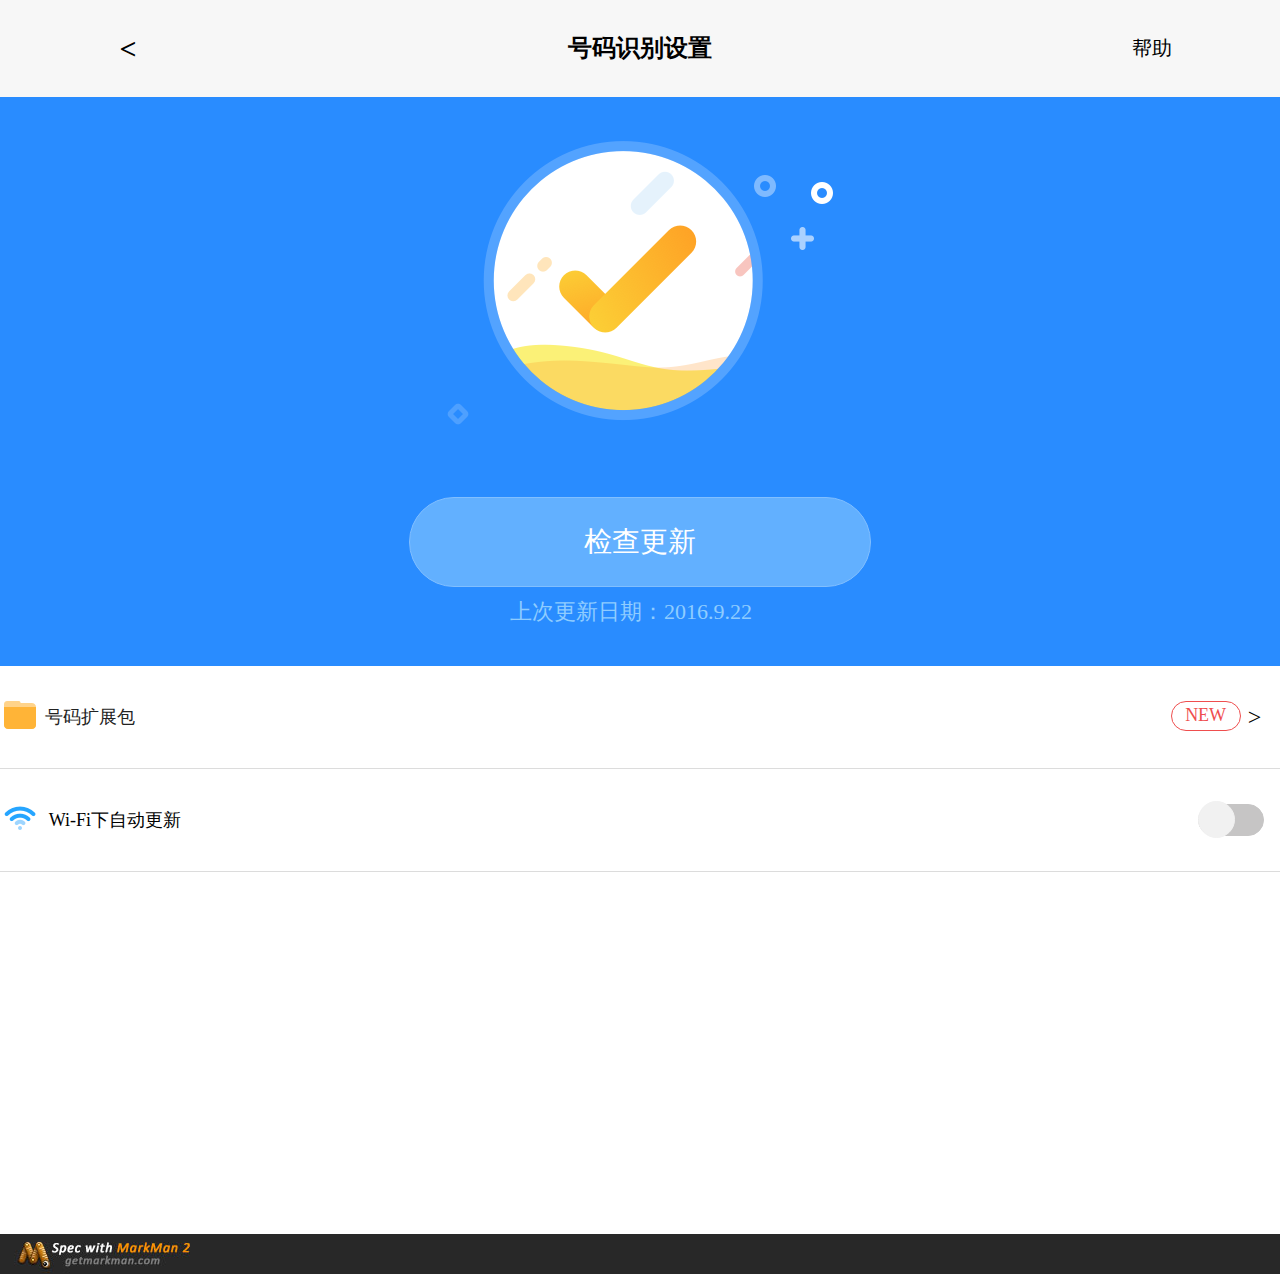
<file: index.html>
<!DOCTYPE html>
<html lang="en">
<head>
    <meta charset="UTF-8">
    <meta name="viewport" content="width=device-width,height=device-height,inital-scale=1.0,maximum-scale=1.0,user-scalable=no,minimum-scale=1.0">
    <link rel="stylesheet" href="css/index.css">
    <script src="js/jquery-1.12.4.min.js"></script>
    <title>百事通</title>
</head>
<body>
    <div class="head">
        <ul>
            <li class="head_left">
                <span><a href="three.html">&lt;</a></span>
            </li>
            <li class="head_middle">
                <span>号码识别设置</span>
            </li>
            <li class="head_right">
                <span>帮助</span>
            </li>
        </ul>
    </div>
    <div class="content">
        <div class="content_img">
            <img src="images/bg_dagou@2x.png">
        </div>
        <div class="content_download">
            <div class="download">
                <span><a href="two.html">检查更新</a></span>
            </div>
        </div>
        <div class="content_time">
            <span>上次更新日期：2016.9.22</span>
        </div>
    </div>
    <div class="content_write">
        <div class="write_one">
            <div class="write_one_l">
                <ul>
                    <li><img src="images/iocn_wenjianbao@2x.png"></li>
                    <li class="one_text">号码扩展包</li>
                </ul>
            </div>
            <div class="write_one_r">
                <ul>
                    <li class="r_one"><p class="one_new"><a href="three.html">NEW</a></p></li>
                    <li class="r_two"><span>&gt;</span></li>
                </ul>
            </div>
        </div>
        <div class="write_two">
            <div class="write_two_l">
                <ul>
                    <li><img src="images/iocn_wi-fi@2x.png"></li>
                    <li class="two_text">Wi-Fi下自动更新</li>
                </ul>
            </div>
            <div class="write_two_r">
                <p class="gray"><span class="blue"></span></p>
            </div>
        </div>
    </div>
    <div class="foot">
        <img src="images/foot01.jpg" >
    </div>

     <script>
        onload=function(){
            var x=0;
            $('.gray').click(function(){
                x++;
                var s=Math.ceil(x/2)-Math.floor(x/2);
                if (s==1){
                    $('.gray').css('background','#c6c5c5');
                    $('.blue').css('background','#f1f1f1');
                    $('.blue').css('left','-1px');
                }else if (s==0){
                    $('.gray').css('background','#92d2ff');
                    $('.blue').css('background','#26a5ff');
                    $('.blue').css('left','2.143rem');
                }
            });
        }
    </script>
</body>
</html>
</file>
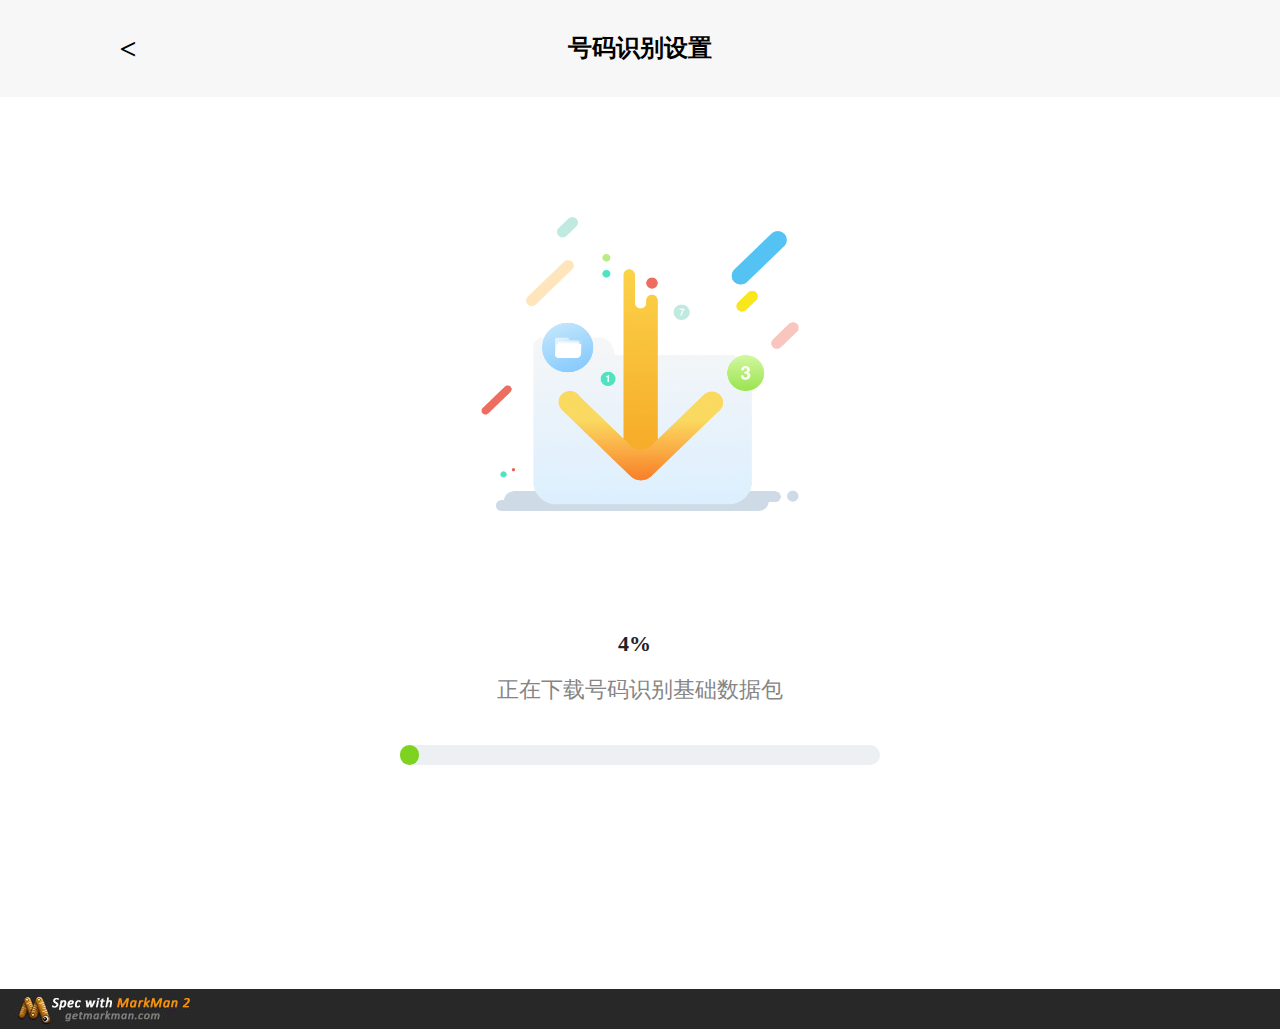
<file: three.html>
<!DOCTYPE html>
<html lang="en">
<head>
    <meta charset="UTF-8">
    <meta name="viewport" content="width=device-width,height=device-height,inital-scale=1.0,maximum-scale=1.0,user-scalable=no,minimum-scale=1.0">
    <link rel="stylesheet" href="css/index.css">
    <script src="js/jquery-1.12.4.min.js"></script>
    <title>百事通下载进度</title>
</head>
<body>
<div class="head">
    <ul>
        <li class="head_left">
            <span><a href="two.html">&lt;</a></span>
        </li>
        <li class="head_middle">
            <span>号码识别设置</span>
        </li>
    </ul>
</div>
<div class="header">
    <div class="header_img">
        <img src="images/bg_gengxin@2x.png">
    </div>
</div>
<div class="downloud3">
    <span class="loud_bai">0%</span>
    <p class="loud_txt">正在下载号码识别基础数据包</p>
    <div class="loud_go"><span class="green"></span></div>
</div>
<div class="foot">
    <img src="images/foot01.jpg" >
</div>

<script>
    onload=function(){
        var num;
        var i=0;
        var time;
     var down=function(){
         i++;
         $(".green").css("width",i+'%');
         $(".downloud3>span").text(i+'%');
         time=setTimeout(down,200);
         if(i>=99){
             down='';
             $(".downloud3 p").text('数据包下载成功');
         };
     };
     down();
    }
</script>
</body>
</html>
</file>
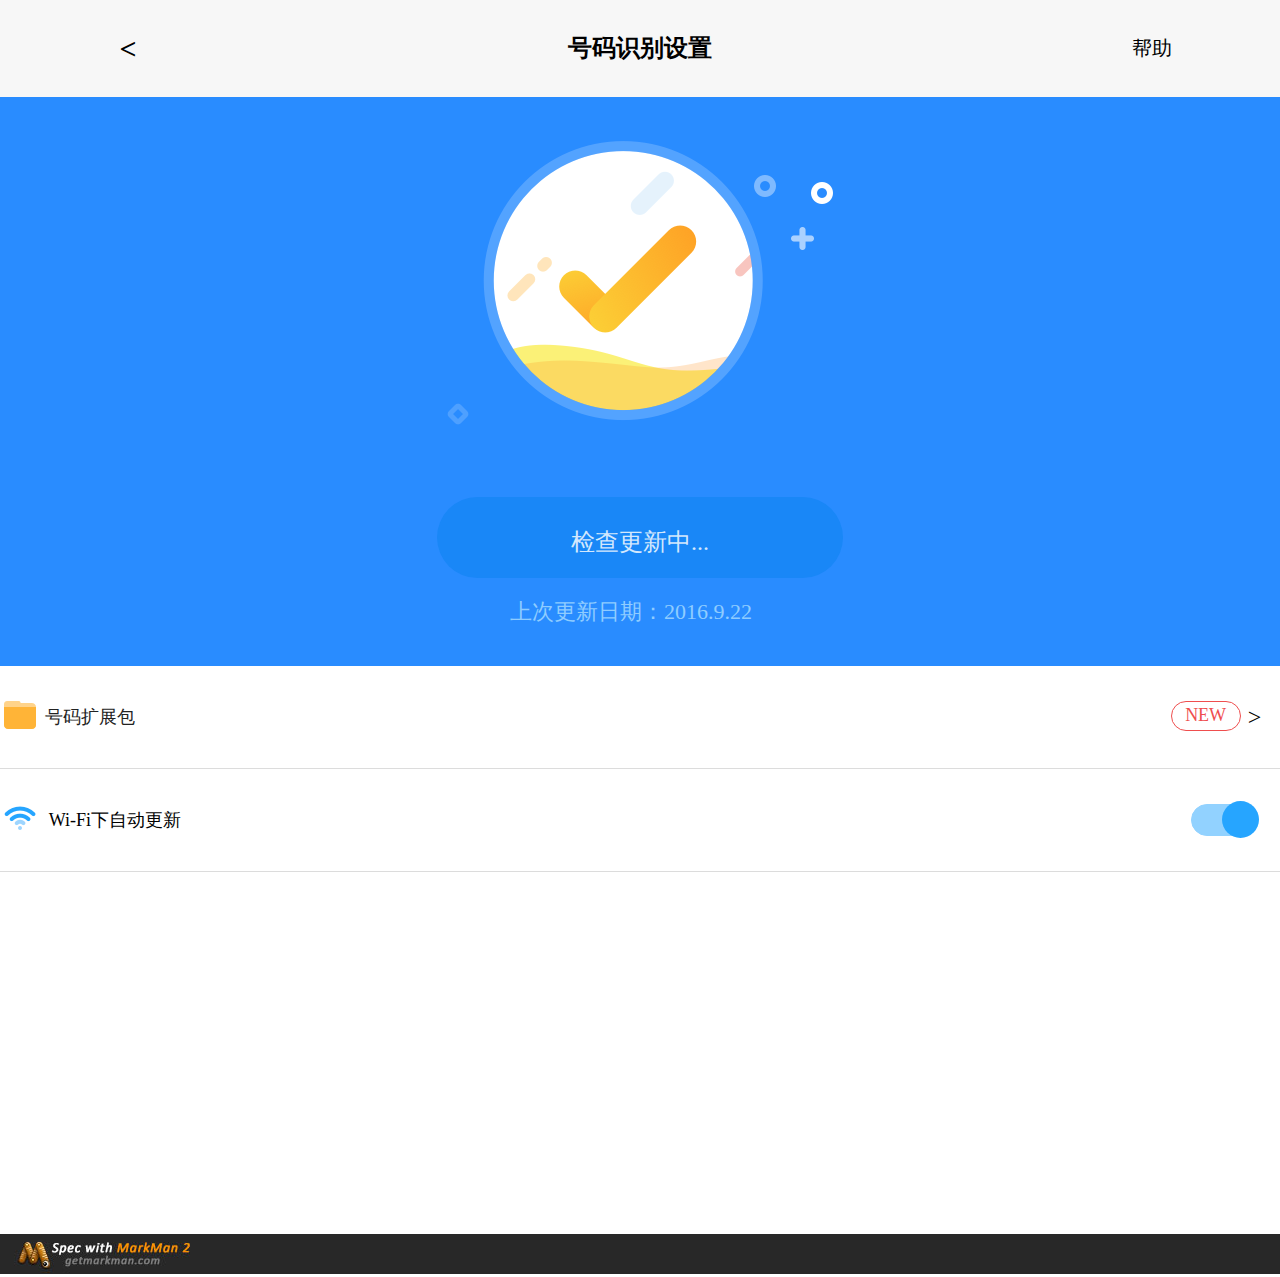
<file: two.html>
<!DOCTYPE html>
<html lang="en">
<head>
    <meta charset="UTF-8">
    <meta name="viewport" content="width=device-width,height=device-height,inital-scale=1.0,maximum-scale=1.0,user-scalable=no,minimum-scale=1.0">
    <link rel="stylesheet" href="css/index.css">
    <script src="js/jquery-1.12.4.min.js"></script>
    <title>百事通加载中</title>
</head>
<body>
<div class="head">
    <ul>
        <li class="head_left">
            <span><a href="index.html">&lt;</a></span>
        </li>
        <li class="head_middle">
            <span>号码识别设置</span>
        </li>
        <li class="head_right">
            <span>帮助</span>
        </li>
    </ul>
</div>
<div class="content">
    <div class="content_img">
        <img src="images/bg_dagou@2x.png">
    </div>
    <div class="content_download">
        <div class="download2">
            <span>检查更新中...</span>
        </div>
    </div>
    <div class="content_time">
        <span>上次更新日期：2016.9.22</span>
    </div>
</div>
<div class="content_write">
    <div class="write_one">
        <div class="write_one_l">
            <ul>
                <li><img src="images/iocn_wenjianbao@2x.png"></li>
                <li class="one_text">号码扩展包</li>
            </ul>
        </div>
        <div class="write_one_r">
            <ul>
                <li class="r_one"><p class="one_new"><a href="three.html">NEW</a></p></li>
                <li class="r_two"><span>&gt;</span></li>
            </ul>
        </div>
    </div>
    <div class="write_two">
        <div class="write_two_l">
            <ul>
                <li><img src="images/iocn_wi-fi@2x.png"></li>
                <li class="two_text">Wi-Fi下自动更新</li>
            </ul>
        </div>
        <div class="write_three_r">
            <p class="gray"><span class="blue"></span></p>
        </div>
    </div>
</div>
<div class="foot">
    <img src="images/foot01.jpg" >
</div>

<script>
    onload=function(){
        var x=0;
        $('.gray').click(function(){
            x++;
            var s=Math.ceil(x/2)-Math.floor(x/2);
            if (s==1){
                $('.gray').css('background','#c6c5c5');
                $('.blue').css('background','#f1f1f1');
                $('.blue').css('left','-1px');
            }else if (s==0){
                $('.gray').css('background','#92d2ff');
                $('.blue').css('background','#26a5ff');
                $('.blue').css('left','2.143rem');
            }
        });
    }
</script>
</body>
</html>
</file>
<file: css/index.css>
/*第一个页面*/
*{
    padding:0;
    margin:0;
}
html{
    font-size: 87.5%;
}
.head{
    width:100%;
    height:6.929rem;
    background: #f7f7f7;
}
.head ul li{
    list-style: none;
    float:left;
}
.head_left{
    width:20%;
    height:6.929rem;
    line-height: 6.929rem;
    text-align: center;
    font-size:2.143rem;
    font-weight: 600;
}
.head_left span a{
    text-decoration: none;
    color: #000;
}
.head_middle{
    width:60%;
    height:6.929rem;
    font-size:1.714rem;
    font-weight: 700;
    text-align: center;
    line-height: 6.929rem;
}
.head_right{
    width:20%;
    height:6.929rem;
    font-size:1.429rem;
    text-align: center;
    line-height: 6.929rem;
}
.content{
    width:100%;
    height:40.643rem;
    background: #298cff;
    overflow: hidden;
}
.content_img{
    width:27.571rem;
    height:28.571rem;
    margin:0 auto;
}
.content_img img{
    padding-top:3.125rem;
}
.content_download{
    width:100%;
    height:7.142rem;
}
.download{
    width:32.857rem;
    height:6.286rem;
    border:1px solid #81bfff;
    background: #62b0ff;
    border-radius: 6.286rem;
    margin:0 auto;
    line-height: 6.286rem;
    text-align: center;
    font-size: 2rem;
}
.download span a{
    text-decoration: none;
    color: #fff;
}
.content_time{
    width:100%;
    height:2.071rem;
}
.content_time span{
    display: block;
    width:18.571rem;
    height:2.071rem;
    margin:0 auto;
    color: #8fccff;
    font-size: 1.571rem;
}
.content_write{
    width:100%;
    height:40.571rem;
}
.write_one{
    width:100%;
    height:7.286rem;
    border-bottom:0.1rem solid #dcdcdc;
}
.write_one_l{
    width:10rem;
    height:7.286rem;
    float: left;
}
.write_one_l ul li{
    float: left;
    list-style: none;
    width:2.857rem;
    height:7.286rem;
    line-height:7.286rem;
    text-align: center;
    color: #222;
}
.write_one_l ul li img{
    margin-top: 2.357rem;
}
.write_one_l ul li.one_text{
    width:7.143rem;
    height:7.286rem;
    line-height:7.286rem;
    text-align: center;
    font-size: 1.286rem;
}
.write_one_r{
    width:7.813rem;
    height:7.286rem;
    float: right;
}
.write_one_r ul li{
    float: left;
    list-style: none;
    width:3.571rem;
    height:7.286rem;
    line-height:7.286rem;
    text-align: center;
}
.write_one_r ul li.r_one{
    width:4.857rem;
    height:7.286rem;
}
.write_one_r ul li.r_two{
    width:2.286rem;
    height:7.286rem;
    font-size: 1.714rem;
}
.write_one_r ul li p.one_new{
    display: inline-block;
    width:4.857rem;
    height:2rem;
    border:1px solid #ef4e4e;
    border-radius: 1.857rem;
    text-align: center;
    line-height:1.857rem;
    font-size: 1.286rem;
}
.write_one_r ul li p.one_new a{
    text-decoration: none;
    color: #ef4e4e;
}
.write_two{
    width:100%;
    height:7.286rem;
    border-bottom:1px solid #dcdcdc;
}
.write_two_l{
    width:13.571rem;
    height:7.286rem;
    float: left;
}
.write_two_l ul li{
    float: left;
    list-style: none;
    width:2.857rem;
    height:7.286rem;
    line-height:7.286rem;
    text-align: center;
}
.write_two_l ul li img{
    margin-top: 2.357rem;
}
.write_two_l ul li.two_text{
    width:10.714rem;
    height:7.286rem;
    line-height:7.286rem;
    text-align: center;
    font-size: 1.286rem;
}
.write_two_r{
    width:7rem;
    height:7.286rem;
    float: right;
}
.write_two_r p{
    width:4.571rem;
    height:2.143rem;
    background:#c6c5c5;
    border:1px solid #c6c5c5;
    border-radius: 2rem;
    margin:2.5rem auto;
    position: relative;
}
.write_two_r p span {
    display: inline-block;
    width: 2.5rem;
    height: 2.5rem;
    background: #f1f1f1;
    border: 1px solid #f1f1f1;
    border-radius: 2.857rem;
    position: absolute;
    top:-4px;
    left:-1px;
    transition-duration:1s;
    -moz-transition-duration:1s;
    -o-transition-duration:1s;
    -webkit-transition-duration:1s;
}
/*第二个页面*/
.write_three_r{
    width:8rem;
    height:7.286rem;
    float: right;
}
.write_three_r p{
    width:4.571rem;
    height:2.143rem;
    background:#92d2ff;
    border:1px solid #92d2ff;
    border-radius: 2.143rem;
    margin:2.5rem auto;
    position: relative;
}
.write_three_r p span {
    display: inline-block;
    width: 2.5rem;
    height: 2.5rem;
    background:#26a5ff;
    border: 1px solid transparent;
    border-radius: 2.857rem;
    position: absolute;
    top:-4px;
    left:2.143rem;
    transition-duration:1s;
    -moz-transition-duration:1s;
    -o-transition-duration:1s;
    -webkit-transition-duration:1s;
}
.download2{
    width:28.750rem;
    height:5.5rem;
    border:0.143rem solid transparent;
    background: #1987f7;
    border-radius: 3.571rem;
    margin:0 auto;
    line-height: 6.214rem;
    text-align: center;
    color: #d3e8fd;
    font-size: 1.714rem;
}
/*第三个页面*/
.header{
    width:100%;
    height:38.143rem;
}
.header_img{
    /*width:80%;*/
    /*height:38.143rem;*/
    width:22.714rem;
    height:38.143rem;
    margin:0 auto;
}
.header_img img{
    /*width:100%;*/
    /*height:21rem;*/
    width:22.714rem;
    height:21rem;
    margin-top:8.571rem;
}
.downloud3{
    width:100%;
    height:25.571rem;
}
.downloud3 .loud_bai{
    display: block;
    width:3.143rem;
    height:1.714rem;
    margin:0 auto;
    color: #222;
    font-size: 1.571rem;
    font-weight: 600;
}
.downloud3 .loud_txt{
    width:20.714rem;
    height:2.143rem;
    text-align: center;
    margin:0 auto;
    color: #858585;
    font-size: 1.571rem;
    margin-top: 1.429rem;
}
.downloud3 .loud_go{
    width:34.286rem;
    height:1.429rem;
    border-radius: 1rem;
    background: #ecf0f3;
    margin:0 auto;
    margin-top: 2.857rem;
}
.downloud3 .loud_go span{
    display: inline-block;
    width:0%;
    height:1.429rem;
    border-radius: 1rem;
    background: #7ed321;
}
.foot{
    width:100%;
    height:2.857rem;
    background: #282828;
}
.foot img{
    margin-left: 1rem;
}



/*媒体查询*/
@media (max-width: 26.286rem){
    .download {
        width: 22.143rem;
        height: 4.857rem;
        line-height: 4.857rem;
    }
    .download2 {
        width: 22.143rem;
        height: 4.857rem;
        line-height: 4.857rem;
    }
    .downloud3 .loud_go {
        width: 22.143rem;
    }
}
</file>
